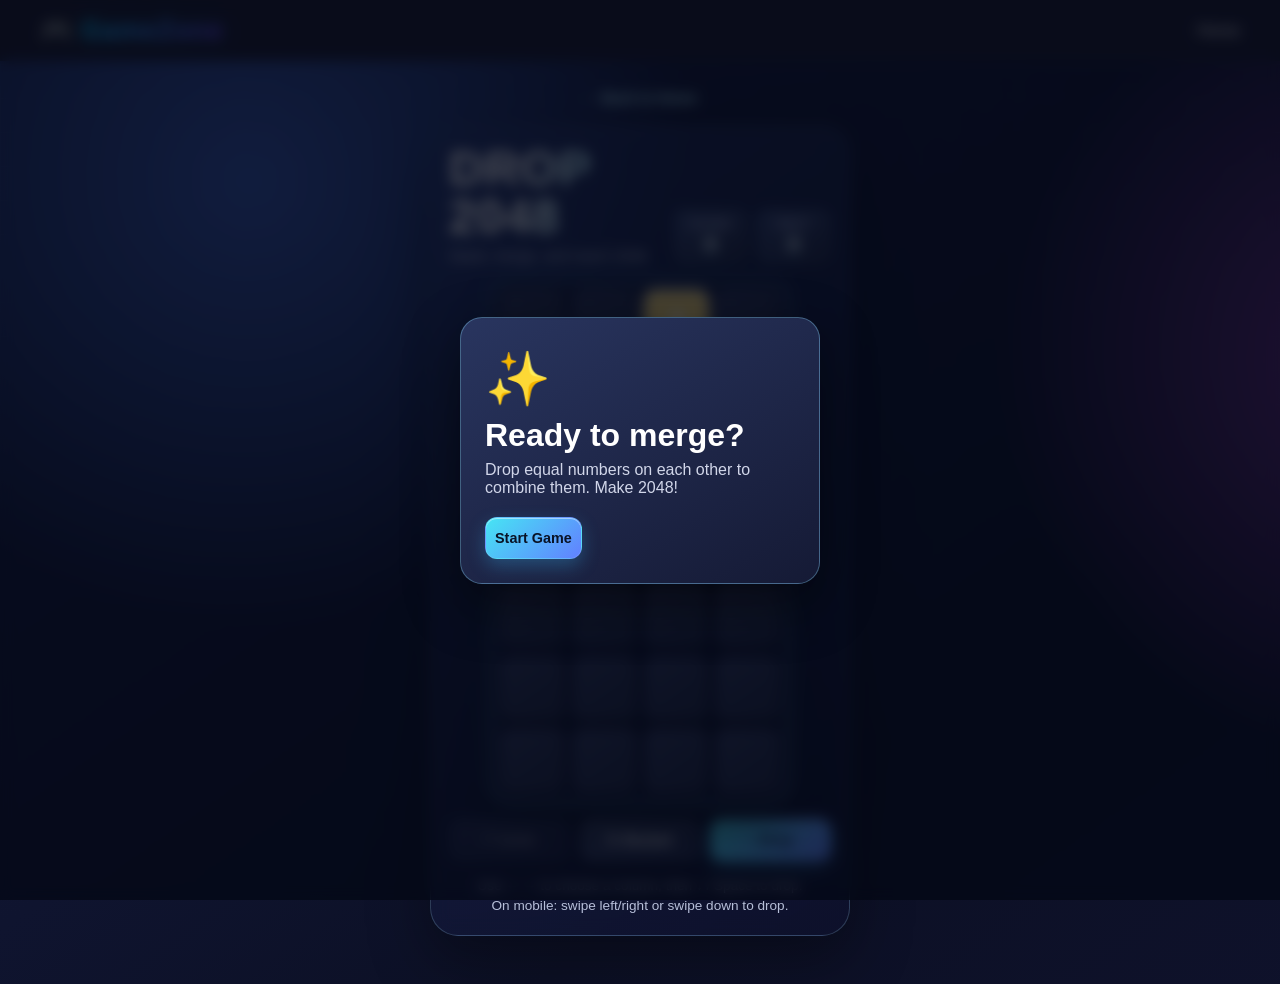
<file: games/2048.html>
<!DOCTYPE html>
<html lang="en">
<head>
    <meta charset="UTF-8">
    <meta name="viewport" content="width=device-width, initial-scale=1.0">
    <title>Drop 2048 - GameZone</title>
    <link rel="stylesheet" href="../css/style.css">
    <style>
        .game-page { min-height: calc(100vh - 64px); padding: 28px 16px 48px; text-align: center; overflow:hidden; font-family:'Trebuchet MS','Arial Rounded MT Bold',Arial,sans-serif; background: radial-gradient(circle at 15% 10%, #3655ab 0, transparent 25%), radial-gradient(circle at 84% 25%, #702c8b 0, transparent 24%), linear-gradient(145deg, #151c43 0%, #0c1025 55%, #111330 100%); background-size:130% 130%; animation:aurora 12s ease-in-out infinite alternate; }
        .game-page::before { content:""; position:fixed; inset:64px 0 0; pointer-events:none; opacity:.18; background-image:linear-gradient(rgba(137,211,255,.23) 1px, transparent 1px),linear-gradient(90deg, rgba(137,211,255,.23) 1px, transparent 1px); background-size:34px 34px; mask-image:linear-gradient(to bottom, #000, transparent 68%); }
        .back-link { position:relative; display: inline-block; color: #b8f4ff; margin-bottom: 20px; font-weight: 700; font-size:.9rem; transition:transform .2s,color .2s; }
        .back-link:hover { transform:translateX(-4px); color:#fff; }
        .game-shell { position:relative; width: min(100%, 420px); margin: auto; padding:18px; border:1px solid rgba(170,229,255,.2); border-radius:28px; background:linear-gradient(145deg,rgba(38,53,108,.54),rgba(14,17,45,.72)); box-shadow:0 24px 60px rgba(0,0,0,.35), inset 0 1px rgba(255,255,255,.1); backdrop-filter:blur(10px); animation:panel-in .55s cubic-bezier(.2,.8,.25,1) both; }
        .game-heading { display:flex; align-items:end; justify-content:space-between; text-align:left; margin-bottom:16px; }
        .game-heading h1 { font-family:Impact,'Arial Black','Trebuchet MS',sans-serif; font-size:clamp(2rem, 8vw, 3rem); line-height:1; letter-spacing:1px; background:linear-gradient(100deg,#fff 15%,#82eaff 40%,#fff 52%,#af8dff 72%,#fff 90%); background-size:220% auto; -webkit-background-clip:text; background-clip:text; color:transparent; text-shadow:none; animation:title-shine 4s linear infinite, title-float 3s ease-in-out infinite; }
        .game-heading p { color:#c8cce0; margin-top:7px; font-size:.92rem; }
        .score-row { display:flex; gap:9px; }
        .score-card { min-width:74px; padding:7px 10px; border:1px solid rgba(145,225,255,.19); border-radius:11px; background:linear-gradient(150deg,#374674,#202744); color:#aeb6d8; font-size:.66rem; font-weight:bold; letter-spacing:.08em; text-align:center; box-shadow:inset 0 1px rgba(255,255,255,.12),0 5px 12px rgba(0,0,0,.12); }
        .score-card span { display:block; color:#fff; font-family:Impact,'Arial Black',sans-serif; font-size:1.3rem; letter-spacing:.5px; margin-top:2px; text-shadow:0 2px 8px rgba(88,215,255,.4); animation:score-glow 2.4s ease-in-out infinite; }
        #game-board { position:relative; aspect-ratio:4/7; width:min(100%, 300px); margin-inline:auto; display:grid; grid-template-columns:repeat(4, 1fr); grid-template-rows:repeat(7, 1fr); gap:7px; padding:8px; border:2px solid rgba(158,232,255,.38); border-radius:22px; background:linear-gradient(145deg,#151b3c,#0d1129); box-shadow:0 22px 44px rgba(0,0,0,.4), 0 0 30px rgba(64,188,255,.12), inset 0 0 25px rgba(81,144,255,.15); touch-action:none; user-select:none; overflow:hidden; }
        .tile { display:flex; align-items:center; justify-content:center; border-radius:12px; background:linear-gradient(145deg,#30385d,#202743); color:#fff; font-size:clamp(1.2rem, 7vw, 2rem); font-weight:800; box-shadow:inset 0 2px rgba(255,255,255,.08),inset 0 -4px rgba(0,0,0,.17),0 3px 5px rgba(0,0,0,.14); }
        .falling-tile { position:absolute; z-index:2; display:flex; align-items:center; justify-content:center; border-radius:12px; color:#fff; font-size:clamp(1.2rem, 7vw, 2rem); font-weight:800; box-shadow:inset 0 2px rgba(255,255,255,.34),inset 0 -4px rgba(0,0,0,.18),0 0 18px rgba(255,255,255,.18); outline:2px solid rgba(255,255,255,.68); outline-offset:-2px; transition:transform .42s cubic-bezier(.22,.8,.3,1); will-change:transform; }
        .tile.just-merged { animation: pop .23s ease-out; }
        .board-shake { animation:shake .3s ease-in-out; }
        @keyframes fall-in { from { transform:translateY(-110%); opacity:0; } to { transform:translateY(0); opacity:1; } }
        @keyframes pop { 50% { transform:scale(1.14); filter:brightness(1.25); } }
        @keyframes shake { 20%,60% { transform:translateX(-7px); } 40%,80% { transform:translateX(7px); } }
        @keyframes aurora { from { background-position:0% 20%; } to { background-position:100% 80%; } }
        @keyframes panel-in { from { opacity:0; transform:translateY(18px) scale(.97); } to { opacity:1; transform:none; } }
        @keyframes title-shine { to { background-position:220% center; } }
        @keyframes title-float { 50% { transform:translateY(-3px); } }
        @keyframes score-glow { 50% { text-shadow:0 0 13px rgba(109,231,255,.9); } }
        .controls { display:flex; gap:10px; margin-top:14px; }
        .game-btn { flex:1; border:1px solid rgba(180,226,255,.14); border-radius:12px; padding:12px 9px; font:700 .9rem 'Segoe UI',Arial,sans-serif; cursor:pointer; color:#fff; background:linear-gradient(145deg,#394367,#242b4d); box-shadow:inset 0 1px rgba(255,255,255,.12),0 5px 12px rgba(0,0,0,.16); transition:transform .15s,filter .15s; }
        .game-btn:hover { transform:translateY(-2px); filter:brightness(1.15); }
        .game-btn:active { transform:translateY(1px); }
        .game-btn.primary { background:linear-gradient(135deg,#46e5f4,#6280ff); color:#091326; box-shadow:0 7px 18px rgba(59,192,255,.27),inset 0 1px rgba(255,255,255,.45); }
        .game-btn:disabled { opacity:.45; cursor:not-allowed; transform:none; }
        #instructions { color:#b7bfd9; font-size:.85rem; line-height:1.5; margin:15px auto 0; max-width:340px; }
        .modal { position:fixed; inset:0; z-index:10; display:flex; align-items:center; justify-content:center; padding:20px; background:rgba(4,7,20,.72); backdrop-filter:blur(7px); }
        .modal[hidden] { display:none; }
        .modal-card { width:min(100%,360px); padding:30px 24px 24px; border:1px solid rgba(142,220,255,.35); border-radius:22px; background:linear-gradient(150deg,#29355f,#151a35); box-shadow:0 20px 55px rgba(0,0,0,.45); }
        .modal-icon { font-size:3.3rem; }
        .modal h2 { margin:7px 0; font-size:2rem; }
        .modal p { color:#d1d6e9; margin-bottom:20px; }
        .modal-actions { display:flex; gap:10px; }
        @media (max-width:600px) { .main-header { padding:14px 20px; } .nav-links { display:none; } .game-page { padding-top:22px; } .game-shell { padding:14px; border-radius:22px; } }
        @media (max-height:720px) { .main-header { padding:8px 20px; } .game-page { padding:10px 16px 16px; } .back-link { margin-bottom:8px; } .game-heading { margin-bottom:8px; } .game-heading p { display:none; } #game-board { width:min(100%, 235px); } .controls { margin-top:8px; } .game-btn { padding:9px 7px; } #instructions { margin-top:8px; font-size:.76rem; } }
        @media (prefers-reduced-motion:reduce) { .game-page, .game-shell, .game-heading h1, .score-card span { animation:none; } }
    </style>
</head>
<body>
    <header class="main-header"><div class="logo">🎮 <span>GameZone</span></div><nav class="nav-links"><ul><li><a href="../index.html">Home</a></li></ul></nav></header>
    <main class="game-page">
        <a href="../index.html" class="back-link">← Back to Home</a>
        <section class="game-shell" aria-label="Drop 2048 game">
            <div class="game-heading"><div><h1>DROP 2048</h1><p>Stack, merge, and reach 2048.</p></div><div class="score-row"><div class="score-card">SCORE<span id="score">0</span></div><div class="score-card">BEST<span id="best-score">0</span></div></div></div>
            <div id="game-board" role="application" aria-label="Game board"></div>
            <div class="controls"><button class="game-btn" id="undo-btn" disabled>↶ Undo</button><button class="game-btn" id="restart-btn">↻ Restart</button><button class="game-btn primary" id="drop-btn">↓ Drop</button></div>
            <p id="instructions">Use ← → to choose a column, then ↓ / Space to drop. On mobile: swipe left/right or swipe down to drop.</p>
        </section>
    </main>
    <div class="modal" id="start-modal"><div class="modal-card"><div class="modal-icon">✨</div><h2>Ready to merge?</h2><p>Drop equal numbers on each other to combine them. Make 2048!</p><button class="game-btn primary" id="start-btn">Start Game</button></div></div>
    <div class="modal" id="status-modal" hidden><div class="modal-card"><div class="modal-icon" id="status-icon">🏆</div><h2 id="status-title">You win!</h2><p id="status-message"></p><div class="modal-actions"><button class="game-btn" id="modal-secondary">Continue</button><button class="game-btn primary" id="modal-restart">Play again</button></div></div></div>
    <script src="../js/game2048.js"></script>
</body>
</html>
</file>
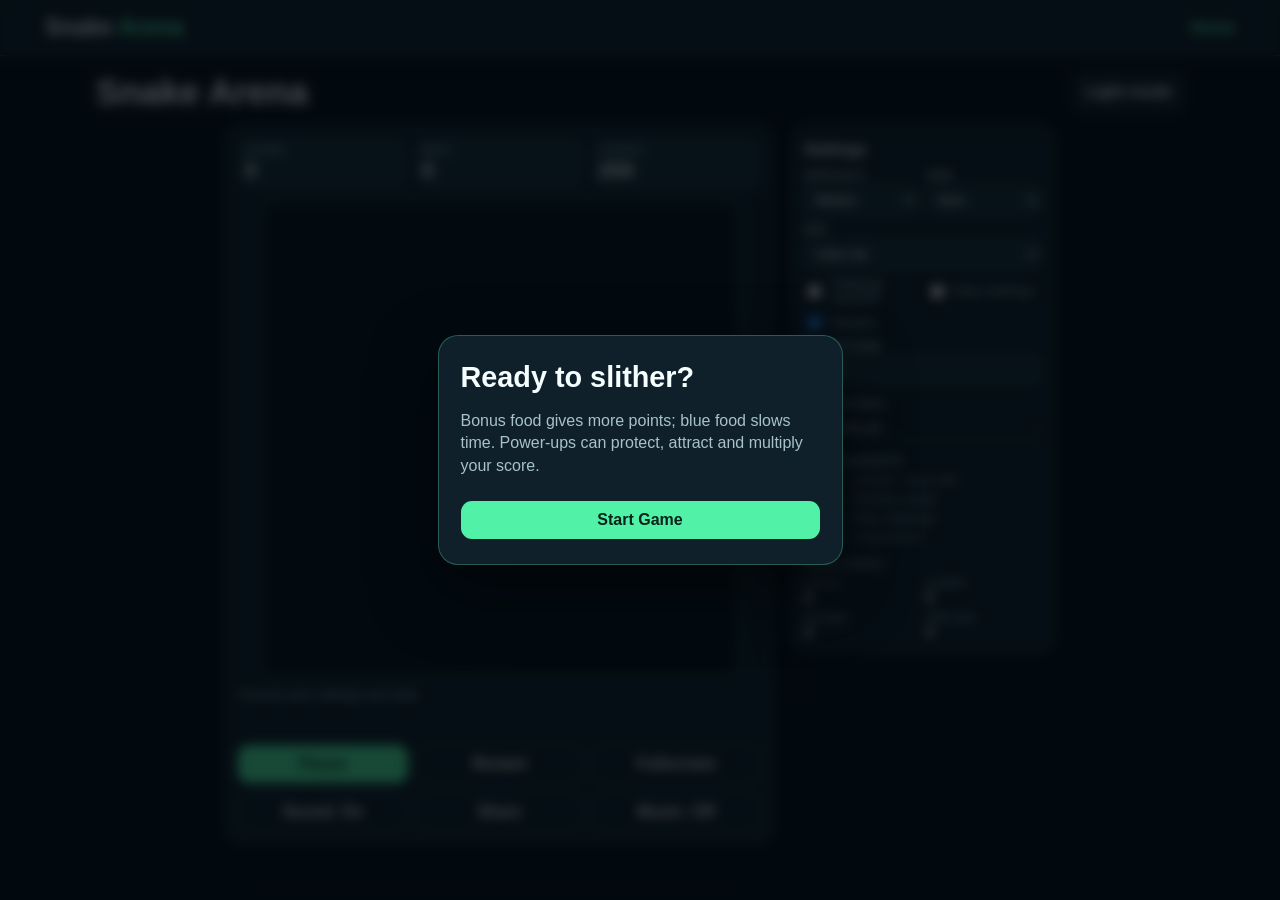
<file: games/game2.html>
<!DOCTYPE html>
<html lang="en">
<head>
  <meta charset="UTF-8">
  <meta name="viewport" content="width=device-width, initial-scale=1.0">
  <title>Snake Arena</title>
  <style>
    :root{--bg:#071018;--panel:#10202b;--panel2:#18303c;--text:#f5ffff;--muted:#a7c2c9;--accent:#51f2a7;--line:rgba(100,255,194,.27);--danger:#ff8585}*{box-sizing:border-box}body{margin:0;min-height:100vh;font-family:Arial,sans-serif;background:var(--bg);color:var(--text);transition:.3s}body.light{--bg:#e9f5f4;--panel:#fff;--panel2:#dcefee;--text:#10202b;--muted:#4f6670;--accent:#12a965;--line:rgba(18,169,101,.28);--danger:#d54949}button,select,input{font:inherit}button{cursor:pointer}.main-header{display:flex;justify-content:space-between;align-items:center;padding:14px clamp(16px,5vw,45px);border-bottom:1px solid var(--line);background:var(--panel)}.logo{font-size:23px;font-weight:800}.logo span,.home-link{color:var(--accent)}a{text-decoration:none;color:inherit}.home-link{font-weight:bold}.game-page{width:min(100%,1120px);margin:auto;padding:16px}.topbar{display:flex;justify-content:space-between;align-items:center;gap:10px;margin-bottom:12px}h1{margin:0;font-size:clamp(1.5rem,5vw,2.2rem)}.icon-btn,.action-btn{border:1px solid var(--line);border-radius:11px;background:var(--panel);color:var(--text);padding:9px 11px;font-weight:bold}.primary{background:var(--accent);color:#082319;border-color:transparent}.game-layout{display:grid;grid-template-columns:minmax(0,1fr) 265px;gap:16px;align-items:start;max-width:830px;margin:auto}.board-panel,.side-panel{border:1px solid var(--line);border-radius:18px;background:var(--panel);box-shadow:0 15px 40px #0002}.board-panel{padding:12px}.side-panel{padding:13px;text-align:left}.scores{display:grid;grid-template-columns:repeat(3,1fr);gap:8px;margin-bottom:10px}.score-card{padding:7px;border-radius:10px;background:var(--panel2);font-size:.62rem;color:var(--muted);font-weight:bold;letter-spacing:.08em}.score-card span{display:block;font-size:1.3rem;color:var(--text);margin-top:3px;letter-spacing:0}.best-pop{animation:pop .45s}@keyframes pop{50%{transform:scale(1.15);color:var(--accent)}}#snake-canvas{display:block;width:min(100%,480px,calc(100vh - 225px));aspect-ratio:1;height:auto;margin:auto;border:2px solid var(--line);border-radius:14px;background:#07131c;touch-action:none}.status{min-height:20px;margin:8px 0 0;font-size:.83rem;color:var(--muted)}.power-status{color:var(--accent)}.button-row{display:grid;grid-template-columns:repeat(3,1fr);gap:7px;margin-top:10px}.side-panel h2{margin:3px 0 10px;font-size:1rem}.side-panel h3{margin:14px 0 6px;color:var(--muted);font-size:.7rem;letter-spacing:.08em}.settings{display:grid;grid-template-columns:1fr 1fr;gap:8px}.control{display:grid;gap:4px;font-size:.67rem;color:var(--muted);font-weight:bold}.control.wide{grid-column:1/-1}.check{display:flex;gap:6px;align-items:center;font-size:.75rem;color:var(--muted)}select,input[type=text]{width:100%;border:1px solid var(--line);border-radius:8px;padding:7px;background:var(--panel2);color:var(--text)}.leaderboard,.achievement-list{list-style:none;margin:0;padding:0}.leaderboard li{display:flex;gap:5px;padding:5px 1px;border-bottom:1px solid var(--line);font-size:.78rem}.leaderboard li span{flex:1}.achievement-list{display:grid;gap:5px}.achievement-list li{font-size:.74rem;color:var(--muted)}.achievement-list li.done{color:var(--accent)}.stat-grid{display:grid;grid-template-columns:repeat(2,1fr);gap:6px;font-size:.72rem;color:var(--muted)}.stat-grid strong{display:block;color:var(--text);font-size:.95rem}.mobile-controls{display:none;width:185px;margin:12px auto 0;grid-template-columns:repeat(3,1fr);gap:6px}.mobile-controls button{aspect-ratio:1;border:1px solid var(--line);border-radius:10px;background:var(--panel2);color:var(--text)}.mobile-controls .up{grid-column:2}.mobile-controls .down{grid-column:2}.modal{position:fixed;inset:0;z-index:10;display:flex;align-items:center;justify-content:center;padding:18px;background:#02080cb8;backdrop-filter:blur(6px);animation:fade .25s}.modal[hidden]{display:none}.modal-card{width:min(92vw,405px);padding:25px 22px;border:1px solid var(--line);border-radius:20px;background:var(--panel);box-shadow:0 25px 65px #0008;animation:rise .3s}.modal-card h2{margin:0 0 8px;font-size:1.8rem}.modal-card p{color:var(--muted);line-height:1.4}.modal-card .action-btn{width:100%;margin-top:8px}@keyframes fade{from{opacity:0}}@keyframes rise{from{transform:translateY(18px) scale(.96)}}.countdown{font-size:4.5rem;color:var(--accent);font-weight:bold;text-align:center}.hidden{display:none}@media(max-width:730px){.game-page{padding:10px}.game-layout{grid-template-columns:1fr;max-width:520px}.side-panel{display:grid;grid-template-columns:1fr 1fr;gap:0 13px}.side-panel h2,.settings{grid-column:1/-1}.mobile-controls{display:grid}}@media(max-height:680px){.main-header{padding:9px 16px}.game-page{padding-top:7px}.topbar{margin-bottom:6px}.board-panel{padding:7px}.side-panel h3{margin-top:8px}}
  </style>
</head>
<body>
  <header class="main-header"><div class="logo">Snake <span>Arena</span></div><a class="home-link" href="../2048 game/index.html">Home</a></header>
  <main class="game-page">
    <div class="topbar"><h1>Snake Arena</h1><button id="theme-btn" class="icon-btn" type="button">Light mode</button></div>
    <div class="game-layout"><section class="board-panel">
      <div class="scores"><div class="score-card">SCORE<span id="score">0</span></div><div class="score-card">BEST<span id="best-score">0</span></div><div class="score-card">TARGET<span id="daily-target">250</span></div></div>
      <canvas id="snake-canvas" width="480" height="480" aria-label="Snake game"></canvas><p id="game-status" class="status">Choose your settings and start.</p><p id="power-status" class="status power-status"></p>
      <div class="button-row"><button id="pause-btn" class="action-btn primary" disabled>Pause</button><button id="restart-btn" class="action-btn">Restart</button><button id="fullscreen-btn" class="action-btn">Fullscreen</button></div><div class="button-row"><button id="sound-btn" class="action-btn">Sound: On</button><button id="share-btn" class="action-btn">Share</button><button id="music-btn" class="action-btn">Music: Off</button></div>
      <div class="mobile-controls"><button class="up" data-direction="UP">Up</button><button data-direction="LEFT">Left</button><button class="down" data-direction="DOWN">Down</button><button data-direction="RIGHT">Right</button></div>
    </section><aside class="side-panel"><h2>Settings</h2><div class="settings">
      <label class="control">DIFFICULTY<select id="difficulty"><option value="easy">Easy</option><option value="medium" selected>Medium</option><option value="hard">Hard</option></select></label><label class="control">SKIN<select id="skin"><option value="neon">Neon</option><option value="classic">Classic</option><option value="rainbow">Rainbow</option></select></label>
      <label class="control wide">MAP<select id="map"><option value="cyber">Cyber city</option><option value="forest">Forest</option><option value="space">Space</option><option value="desert">Desert</option></select></label><label class="check"><input id="obstacles" type="checkbox"> Challenge obstacles</label><label class="check"><input id="daily" type="checkbox"> Daily challenge</label><label class="check"><input id="vibration" type="checkbox" checked> Vibration</label>
      <label class="control wide">PLAYER NAME<input id="player-name" type="text" maxlength="12" value="Player"></label></div>
      <div><h3>TOP SCORES</h3><ol id="leaderboard" class="leaderboard"></ol></div><div><h3>ACHIEVEMENTS</h3><ul id="achievement-list" class="achievement-list"></ul></div><div><h3>YOUR STATS</h3><div class="stat-grid"><div>Games<strong id="stat-games">0</strong></div><div>Longest<strong id="stat-longest">0</strong></div><div>Average<strong id="stat-average">0</strong></div><div>Daily best<strong id="stat-daily">0</strong></div></div></div>
    </aside></div>
  </main>
  <div id="start-modal" class="modal"><div class="modal-card"><h2>Ready to slither?</h2><p>Bonus food gives more points; blue food slows time. Power-ups can protect, attract and multiply your score.</p><button id="start-btn" class="action-btn primary">Start Game</button></div></div>
  <div id="countdown-modal" class="modal" hidden><div class="modal-card"><div id="countdown-number" class="countdown">3</div><p>Get ready!</p></div></div>
  <div id="game-over-modal" class="modal" hidden><div class="modal-card"><h2>Game Over</h2><p>Your score: <strong id="final-score">0</strong></p><p id="game-over-note"></p><button id="modal-restart-btn" class="action-btn primary">Play Again</button></div></div>
  <script src="../js/snake.js"></script>
</body>
</html>
</file>
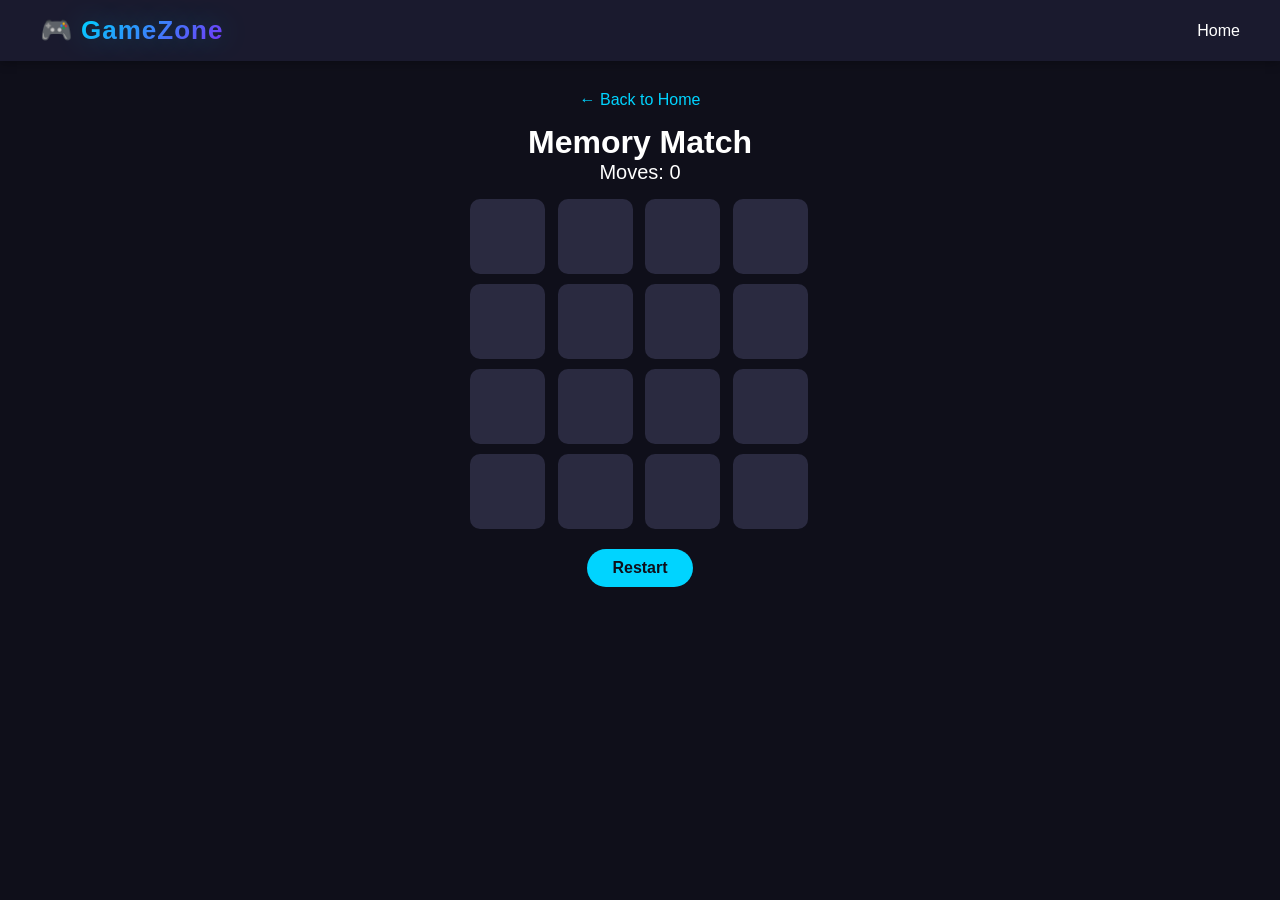
<file: games/game3.html>
<!DOCTYPE html>
<html lang="en">
<head>
    <meta charset="UTF-8">
    <meta name="viewport" content="width=device-width, initial-scale=1.0">
    <title>Memory Match - GameZone</title>
    <link rel="stylesheet" href="../css/style.css">
    <style>
        .game-page {
            text-align: center;
            padding: 30px 20px;
        }
        .back-link {
            display: inline-block;
            margin-bottom: 15px;
            color: #00d4ff;
        }
        #score-board {
            font-size: 20px;
            margin-bottom: 15px;
        }
        #memory-board {
            width: 340px;
            display: grid;
            grid-template-columns: repeat(4, 1fr);
            gap: 10px;
            margin: 0 auto;
        }
        .memory-card {
            width: 75px;
            height: 75px;
            background-color: #2a2a40;
            border-radius: 10px;
            display: flex;
            align-items: center;
            justify-content: center;
            font-size: 32px;
            cursor: pointer;
            transition: background-color 0.2s;
        }
        .memory-card.flipped {
            background-color: #00d4ff;
        }
        .memory-card.matched {
            background-color: #55efc4;
            cursor: default;
        }
        #restart-btn {
            margin-top: 20px;
            background-color: #00d4ff;
            color: #0f0f1a;
            border: none;
            padding: 10px 25px;
            border-radius: 20px;
            font-weight: bold;
            cursor: pointer;
            font-size: 16px;
        }
    </style>
</head>
<body>
    <header class="main-header">
        <div class="logo">
            🎮 <span>GameZone</span>
        </div>
        <nav class="nav-links">
            <ul>
                <li><a href="../index.html">Home</a></li>
            </ul>
        </nav>
    </header>

    <div class="game-page">
        <a href="../index.html" class="back-link">← Back to Home</a>
        <h1>Memory Match</h1>
        <div id="score-board">Moves: <span id="score">0</span></div>
        <div id="memory-board"></div>
        <button id="restart-btn">Restart</button>
    </div>

    <script src="../js/memory.js"></script>
</body>
</html>
</file>
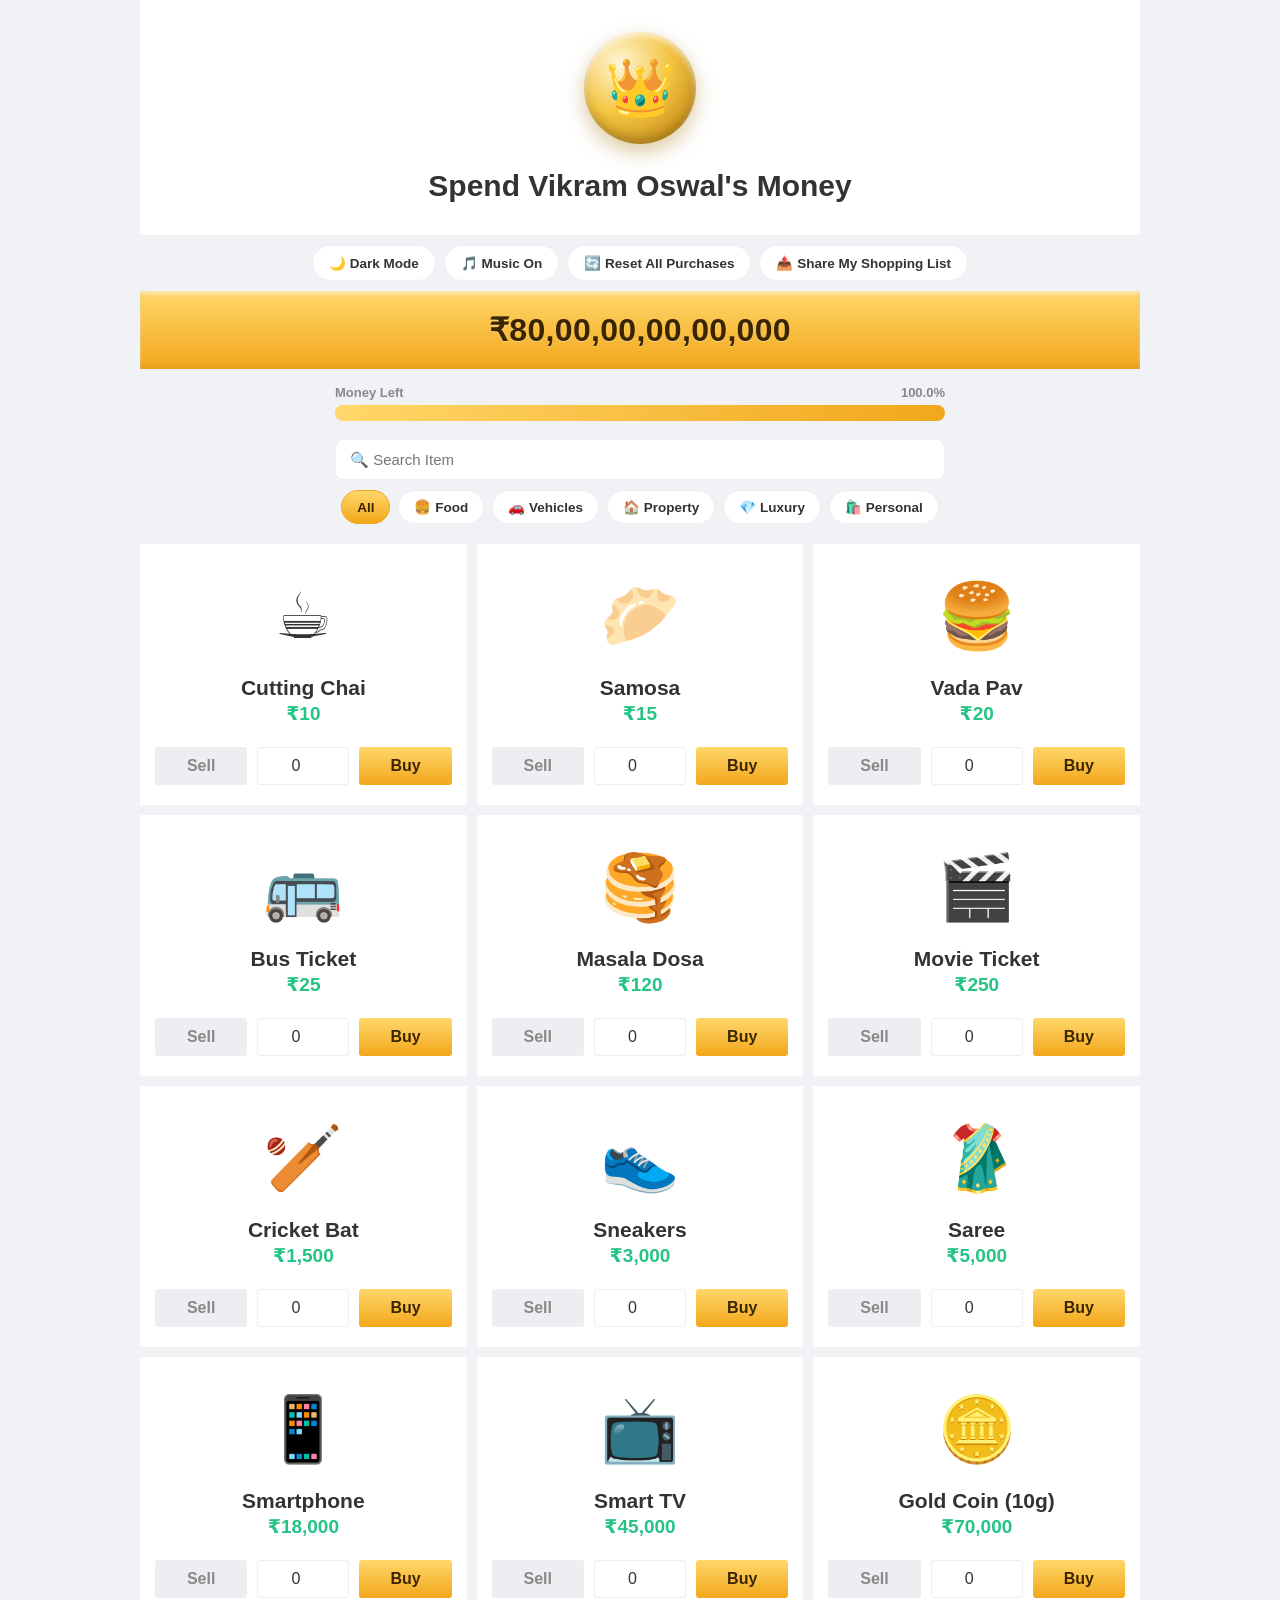
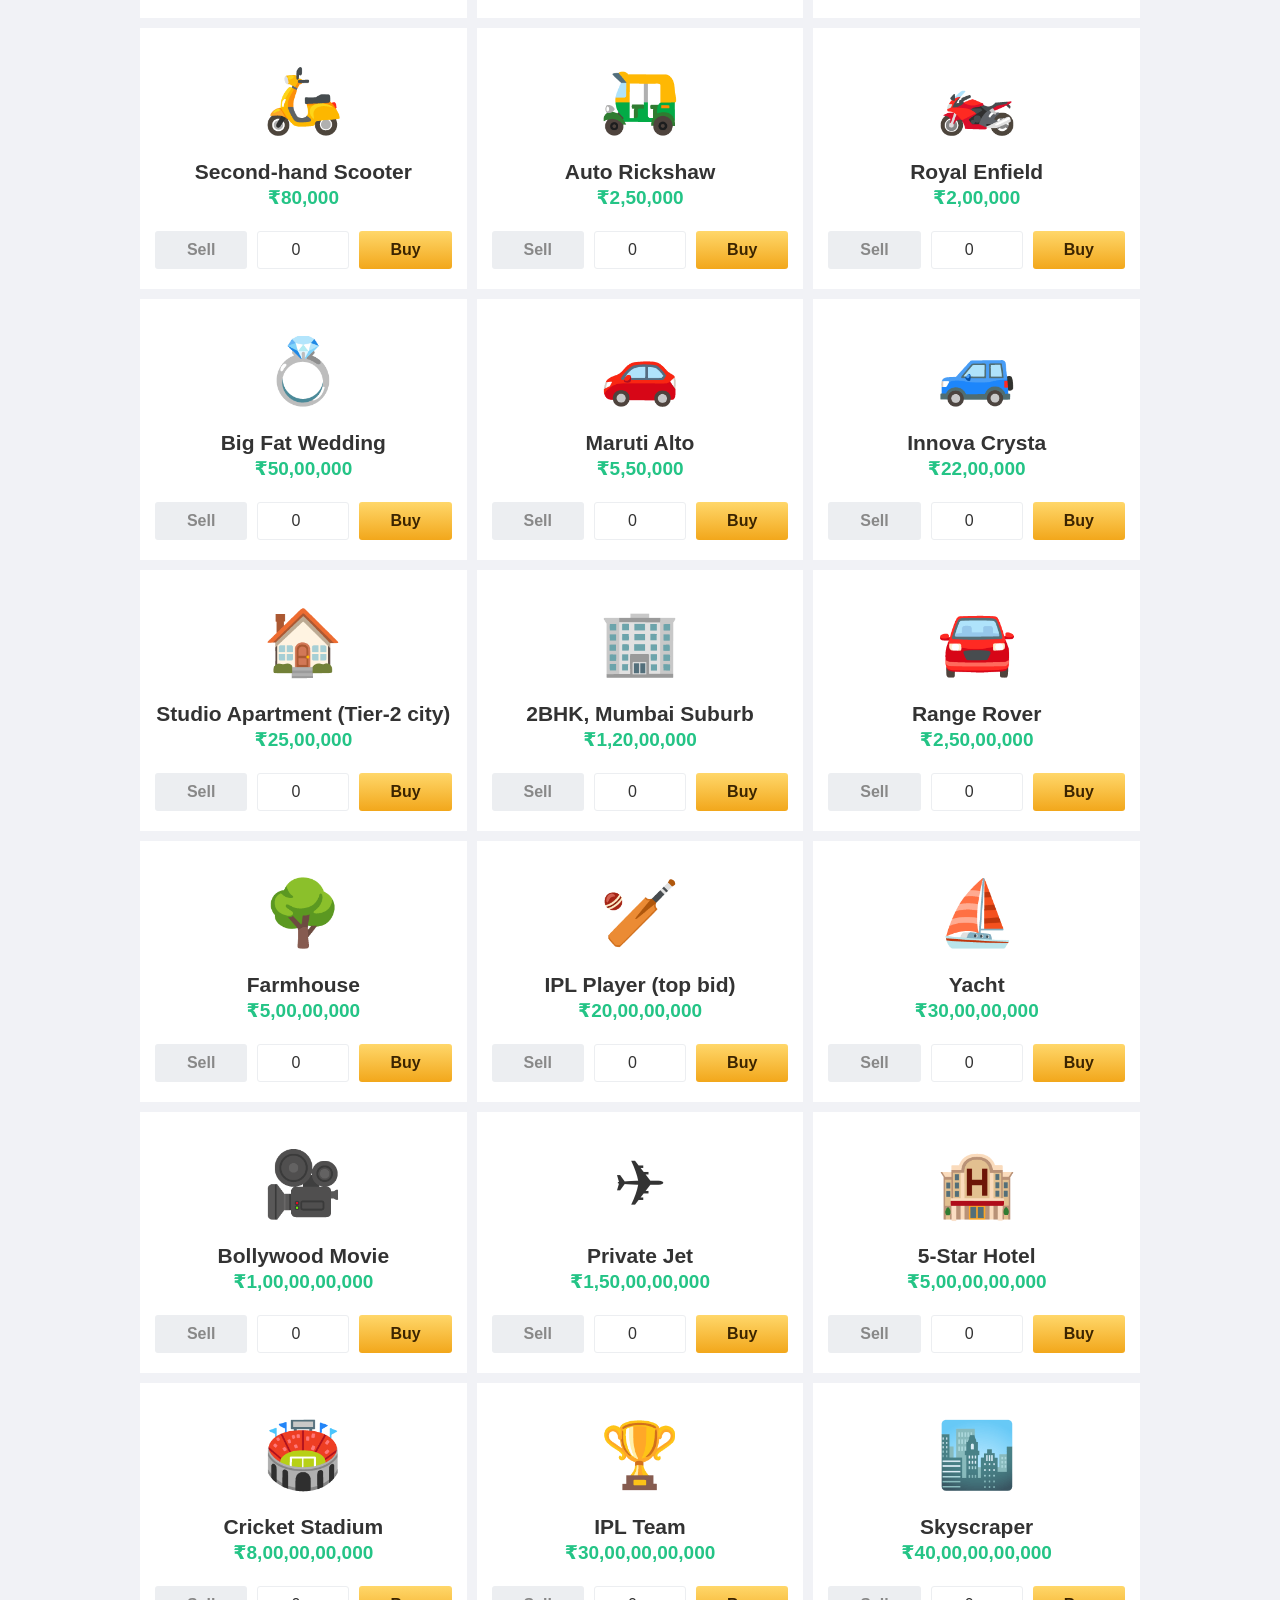
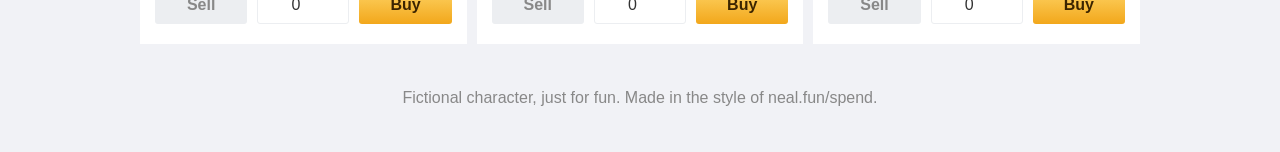
<file: games/game5.html>
<!doctype html>
<html lang="en">
<head>
<meta charset="utf-8">
<meta name="viewport" content="width=device-width,initial-scale=1">
<title>Spend Vikram Oswal's Money</title>
<style>
  :root{
    --bg: #f1f2f6;
    --card-bg: #ffffff;
    --text: #333333;
    --muted: #888888;
    --border: #eceef1;
    --title-bg: #ffffff;
  }
  body.dark{
    --bg: #14161a;
    --card-bg: #1e2126;
    --text: #f0f0f0;
    --muted: #9aa0a6;
    --border: #2a2e35;
    --title-bg: #1e2126;
  }

  html{ font-size:16px; -webkit-text-size-adjust:100%; box-sizing:border-box;
        font-family:Roboto,sans-serif,system-ui,-apple-system,"Segoe UI",Ubuntu,Cantarell,"Noto Sans"; }
  *,*:before,*:after{ box-sizing:border-box; margin:0; }
  body{ background:var(--bg); color:var(--text); transition: background 0.25s ease, color 0.25s ease; }

  .wrapper{ background:var(--bg); }
  .container{ margin-left:auto; margin-right:auto; max-width:1000px; }

  .title{ background:var(--title-bg); color:var(--text); font-size:30px; font-weight:700; line-height:1.3em;
          margin-bottom:10px; padding:26px 20px 30px; text-align:center; transition: background 0.25s ease; }
  .logo-badge{
    display:block; width:112px; height:112px; margin:6px auto 22px;
    border-radius:50%;
    background: radial-gradient(circle at 32% 28%, #fff6d8, #f4c542 45%, #c8901a 80%, #a97314 100%);
    box-shadow: 0 8px 20px rgba(169,126,28,0.4), inset 0 -6px 10px rgba(0,0,0,0.18), inset 0 4px 6px rgba(255,255,255,0.75);
    display:flex; align-items:center; justify-content:center;
    font-size:56px; line-height:1;
  }

  /* toolbar */
  .toolbar{ display:flex; flex-wrap:wrap; justify-content:center; gap:8px; margin:0 0 10px; }
  .tool-btn{
    background:var(--card-bg); color:var(--text); border:1px solid var(--border);
    border-radius:100px; padding:9px 16px; font-size:13.5px; font-weight:600;
    cursor:pointer; display:flex; align-items:center; gap:6px; transition:transform 0.1s ease, background 0.2s ease;
  }
  .tool-btn:hover{ transform:translateY(-1px); }
  .tool-btn:active{ transform:scale(0.96); }

  .money-bar{
    background:linear-gradient(180deg,#ffd76a,#f2a71b); color:#3b2400;
    font-family:Roboto,sans-serif; font-size:32px; font-weight:700;
    margin:10px 0; padding:20px; position:sticky; text-align:center; top:0; z-index:9999;
    letter-spacing:0.01em;
    text-shadow: 0 1px 0 rgba(255,255,255,0.4);
    box-shadow: inset 0 -3px 6px rgba(0,0,0,0.08), inset 0 3px 4px rgba(255,255,255,0.5);
  }

  /* progress bar */
  .progress-wrap{ max-width:640px; margin:16px auto 6px; padding:0 15px; }
  .progress-label{ display:flex; justify-content:space-between; font-size:13px; color:var(--muted); margin-bottom:5px; font-weight:600; }
  .progress-track{ height:16px; border-radius:9px; background:var(--border); overflow:hidden; }
  .progress-fill{ height:100%; background:linear-gradient(90deg,#ffd76a,#f2a71b); width:100%; transition:width 0.3s ease; }

  /* congrats banner */
  .congrats{
    display:none; max-width:640px; margin:14px auto 0; background:#fff4d6; border:1px solid #f2a71b;
    color:#7a5200; padding:12px 16px; border-radius:8px; font-weight:700; text-align:center; font-size:15px;
  }
  body.dark .congrats{ background:#3a2e10; color:#ffd76a; border-color:#f2a71b; }

  /* search + filters */
  .search-wrap{ max-width:640px; margin:18px auto 10px; padding:0 15px; }
  #searchBox{
    width:100%; padding:11px 14px; border-radius:8px; border:1px solid var(--border);
    background:var(--card-bg); color:var(--text); font-size:15px;
  }
  .cat-filters{ display:flex; flex-wrap:wrap; justify-content:center; gap:8px; margin:0 0 20px; padding:0 15px; }
  .cat-btn{
    background:var(--card-bg); color:var(--text); border:1px solid var(--border);
    border-radius:100px; padding:8px 15px; font-size:13.5px; font-weight:600; cursor:pointer;
  }
  .cat-btn.active{ background:linear-gradient(180deg,#ffd76a,#f2a71b); color:#3b2400; border-color:#f2a71b; }

  .items{ display:grid; grid-template-columns:repeat(3,minmax(0,1fr)); grid-gap:10px; }
  .item-wrapper{ background-color:var(--card-bg); color:var(--text); font-size:18px; max-width:100%; padding:22px 15px 20px; text-align:center; width:100%; transition:background 0.25s ease; }

  @keyframes popScale{ 0%{ transform:scale(1); } 45%{ transform:scale(1.08); } 100%{ transform:scale(1); } }
  .item-wrapper.pop{ animation: popScale 0.28s ease; }

  .item-emoji{ display:block; font-size:64px; height:100px; line-height:100px; margin:0 auto 10px; user-select:none; }

  .item-name{ font-size:21px; font-weight:700; }
  .item-cost{ color:#24c486; font-size:19px; margin-top:2px; font-weight:700; }

  .item-controls{ display:grid; font-size:20px; font-weight:700; grid-template-columns:repeat(3,1fr); grid-gap:10px; margin-top:22px; }
  .item-input{ appearance:none; border:1px solid var(--border); background:var(--card-bg); border-radius:3px; color:var(--text); padding:9px 12px; width:100%; text-align:center; font-size:16px; }
  button{ border:none; border-radius:3px; color:#fff; cursor:pointer; font-weight:700; padding:10px 12px;
          touch-action:manipulation; user-select:none; font-size:16px; text-align:center; }
  .item-buy{ background:linear-gradient(180deg,#ffd76a,#f2a71b); color:#3b2400; }
  .item-sell{ background:linear-gradient(180deg,#f53b82,#f53b57); }
  button:disabled{ background:var(--border) !important; border:none; color:var(--muted); cursor:auto; }

  .no-results{ text-align:center; color:var(--muted); padding:30px; grid-column:1/-1; }

  .spree-wrapper{ font-size:18px; margin-top:10px; max-width:100%; padding:15px 15px 30px; background-color:var(--card-bg); color:var(--text); text-align:center; }
  .spree-headline{ font-size:28px; font-weight:700; padding:15px 15px 25px; background-color:var(--card-bg); color:var(--text); text-align:center; }
  .spree-items{ display:grid; margin-left:auto; margin-right:auto; max-width:340px; text-align:center;
                grid-gap:10px 0; font-size:18px; grid-template-columns:190px 45px 90px; align-items:center; }
  .spree-item-name{ text-align:left; text-overflow:ellipsis; overflow:hidden; white-space:nowrap; }
  .spree-item-amount{ text-align:left; }
  .spree-item-cost{ font-weight:700; color:#24c486; text-align:right; }
  .spree-total{ border-top:1px solid var(--border); display:flex; font-weight:700; justify-content:space-between;
                margin-left:auto; margin-right:auto; margin-top:10px; max-width:340px; padding-top:10px; }
  .spree-total-money{ color:#24c486; text-align:right; }

  .footer-wrapper{ font-family:sans-serif; font-size:16px; margin-top:15px; padding:30px 20px 45px; text-align:center; color:var(--muted); }

  @media only screen and (max-width:900px){ .items{ grid-template-columns:repeat(2,1fr); } }
  @media only screen and (max-width:600px){
    .items{ grid-template-columns:repeat(1,1fr); }
    .money-bar{ font-size:26px; }
    .spree-items{ grid-template-columns:150px 40px 80px; max-width:280px; }
    .spree-total{ max-width:280px; }
  }
</style>
</head>
<body>
<div class="wrapper">
  <div class="container">

    <div class="title">
      <span class="logo-badge">👑</span>
      Spend Vikram Oswal's Money
    </div>

    <div class="toolbar">
      <button class="tool-btn" id="themeToggle">🌙 Dark Mode</button>
      <button class="tool-btn" id="musicToggle">🎵 Music On</button>
      <button class="tool-btn" id="resetBtn">🔄 Reset All Purchases</button>
      <button class="tool-btn" id="shareBtn">📤 Share My Shopping List</button>
    </div>

    <div class="money-bar" id="moneyBar">₹0</div>

    <div class="progress-wrap">
      <div class="progress-label"><span>Money Left</span><span id="progressPct">100%</span></div>
      <div class="progress-track"><div class="progress-fill" id="progressFill"></div></div>
    </div>

    <div class="congrats" id="congrats">🎉 Congratulations! You spent Vikram Oswal's entire fortune!</div>

    <div class="search-wrap">
      <input id="searchBox" type="text" placeholder="🔍 Search Item">
    </div>
    <div class="cat-filters" id="catFilters">
      <button class="cat-btn active" data-cat="all">All</button>
      <button class="cat-btn" data-cat="food">🍔 Food</button>
      <button class="cat-btn" data-cat="vehicles">🚗 Vehicles</button>
      <button class="cat-btn" data-cat="property">🏠 Property</button>
      <button class="cat-btn" data-cat="luxury">💎 Luxury</button>
      <button class="cat-btn" data-cat="personal">🛍️ Personal</button>
    </div>

    <div class="items" id="items"></div>

    <div class="spree-wrapper" id="spree" style="display:none;">
      <div class="spree-headline">Your Spending Spree</div>
      <div class="spree-items" id="spreeItems"></div>
      <div class="spree-total">
        <div>Total Spent</div>
        <div class="spree-total-money" id="spreeTotal">₹0</div>
      </div>
    </div>

    <div class="footer-wrapper">
      Fictional character, just for fun. Made in the style of neal.fun/spend.
    </div>

  </div>
</div>

<script>
const TOTAL = 8000000000000; // ₹8,00,000 crore starting balance

const items = [
  { name:"Cutting Chai", emoji:"☕", cost:10, cat:"food" },
  { name:"Samosa", emoji:"🥟", cost:15, cat:"food" },
  { name:"Vada Pav", emoji:"🍔", cost:20, cat:"food" },
  { name:"Bus Ticket", emoji:"🚌", cost:25, cat:"vehicles" },
  { name:"Masala Dosa", emoji:"🥞", cost:120, cat:"food" },
  { name:"Movie Ticket", emoji:"🎬", cost:250, cat:"personal" },
  { name:"Cricket Bat", emoji:"🏏", cost:1500, cat:"personal" },
  { name:"Sneakers", emoji:"👟", cost:3000, cat:"personal" },
  { name:"Saree", emoji:"🥻", cost:5000, cat:"personal" },
  { name:"Smartphone", emoji:"📱", cost:18000, cat:"personal" },
  { name:"Smart TV", emoji:"📺", cost:45000, cat:"personal" },
  { name:"Gold Coin (10g)", emoji:"🪙", cost:70000, cat:"luxury" },
  { name:"Second-hand Scooter", emoji:"🛵", cost:80000, cat:"vehicles" },
  { name:"Auto Rickshaw", emoji:"🛺", cost:250000, cat:"vehicles" },
  { name:"Royal Enfield", emoji:"🏍️", cost:200000, cat:"vehicles" },
  { name:"Big Fat Wedding", emoji:"💍", cost:5000000, cat:"luxury" },
  { name:"Maruti Alto", emoji:"🚗", cost:550000, cat:"vehicles" },
  { name:"Innova Crysta", emoji:"🚙", cost:2200000, cat:"vehicles" },
  { name:"Studio Apartment (Tier-2 city)", emoji:"🏠", cost:2500000, cat:"property" },
  { name:"2BHK, Mumbai Suburb", emoji:"🏢", cost:12000000, cat:"property" },
  { name:"Range Rover", emoji:"🚘", cost:25000000, cat:"vehicles" },
  { name:"Farmhouse", emoji:"🌳", cost:50000000, cat:"property" },
  { name:"IPL Player (top bid)", emoji:"🏏", cost:200000000, cat:"luxury" },
  { name:"Yacht", emoji:"⛵", cost:300000000, cat:"vehicles" },
  { name:"Bollywood Movie", emoji:"🎥", cost:1000000000, cat:"luxury" },
  { name:"Private Jet", emoji:"✈️", cost:1500000000, cat:"vehicles" },
  { name:"5-Star Hotel", emoji:"🏨", cost:5000000000, cat:"property" },
  { name:"Cricket Stadium", emoji:"🏟️", cost:8000000000, cat:"property" },
  { name:"IPL Team", emoji:"🏆", cost:30000000000, cat:"luxury" },
  { name:"Skyscraper", emoji:"🏙️", cost:40000000000, cat:"property" },
];

items.forEach((it,i) => { it.id = i; it.qty = 0; });

let currentSearch = "";
let currentCat = "all";
let justBoughtId = null;

function fmt(num){
  return "₹" + Math.round(num).toLocaleString("en-IN");
}
function spent(){
  return items.reduce((s,it) => s + it.qty*it.cost, 0);
}

/* ---------- audio (Web Audio API, no external files) ---------- */
let audioCtx;
function actx(){
  if(!audioCtx) audioCtx = new (window.AudioContext || window.webkitAudioContext)();
  if(audioCtx.state === "suspended") audioCtx.resume();
  return audioCtx;
}
function beep(freq, start, dur, type, vol){
  const c = actx();
  const osc = c.createOscillator();
  const gain = c.createGain();
  osc.type = type;
  osc.frequency.setValueAtTime(freq, c.currentTime + start);
  gain.gain.setValueAtTime(0, c.currentTime + start);
  gain.gain.linearRampToValueAtTime(vol, c.currentTime + start + 0.01);
  gain.gain.exponentialRampToValueAtTime(0.001, c.currentTime + start + dur);
  osc.connect(gain); gain.connect(c.destination);
  osc.start(c.currentTime + start);
  osc.stop(c.currentTime + start + dur + 0.03);
}
function playCash(){ beep(880,0,0.09,"square",0.12); beep(1320,0.08,0.12,"square",0.12); }
function playCoin(){ beep(1568,0,0.08,"triangle",0.15); beep(1046,0.06,0.1,"triangle",0.1); }

let musicOn = false, musicTimer = null;
const musicBtn = document.getElementById("musicToggle");
const chordNotes = [261.63, 329.63, 392.0, 523.25, 392.0, 329.63];
function scheduleMusic(){
  if(!musicOn) return;
  const note = chordNotes[Math.floor(Math.random()*chordNotes.length)];
  beep(note, 0, 1.4, "sine", 0.025);
  musicTimer = setTimeout(scheduleMusic, 1500);
}
musicBtn.addEventListener("click", () => {
  musicOn = !musicOn;
  musicBtn.textContent = musicOn ? "🔇 Music Off" : "🎵 Music On";
  if(musicOn){ actx(); scheduleMusic(); } else { clearTimeout(musicTimer); }
});

/* ---------- dark mode ---------- */
const themeToggle = document.getElementById("themeToggle");
themeToggle.addEventListener("click", () => {
  document.body.classList.toggle("dark");
  const dark = document.body.classList.contains("dark");
  themeToggle.textContent = dark ? "☀️ Light Mode" : "🌙 Dark Mode";
});

/* ---------- reset ---------- */
document.getElementById("resetBtn").addEventListener("click", () => {
  items.forEach(it => it.qty = 0);
  render();
});

/* ---------- share ---------- */
document.getElementById("shareBtn").addEventListener("click", () => {
  const bought = items.filter(it => it.qty > 0);
  let text = "My Vikram Oswal Spending Spree 💸\n\n";
  if(bought.length === 0){
    text += "Haven't bought anything yet!";
  } else {
    bought.forEach(it => { text += `${it.emoji} ${it.name} x${it.qty} — ${fmt(it.qty*it.cost)}\n`; });
    text += `\nTotal Spent: ${fmt(spent())}`;
  }
  if(navigator.share){
    navigator.share({ title: "My Shopping List", text }).catch(()=>{});
  } else if(navigator.clipboard){
    navigator.clipboard.writeText(text).then(() => alert("Shopping list copied to clipboard!"));
  } else {
    alert(text);
  }
});

/* ---------- search + category filter ---------- */
document.getElementById("searchBox").addEventListener("input", e => {
  currentSearch = e.target.value.toLowerCase();
  renderGrid();
});
document.getElementById("catFilters").addEventListener("click", e => {
  const btn = e.target.closest(".cat-btn");
  if(!btn) return;
  currentCat = btn.dataset.cat;
  document.querySelectorAll(".cat-btn").forEach(b => b.classList.remove("active"));
  btn.classList.add("active");
  renderGrid();
});

/* ---------- main render ---------- */
const moneyBar = document.getElementById("moneyBar");
const itemsEl = document.getElementById("items");
const spreeEl = document.getElementById("spree");
const spreeItemsEl = document.getElementById("spreeItems");
const spreeTotalEl = document.getElementById("spreeTotal");
const progressFill = document.getElementById("progressFill");
const progressPct = document.getElementById("progressPct");
const congratsEl = document.getElementById("congrats");

function renderGrid(){
  const remaining = TOTAL - spent();
  const filtered = items.filter(it =>
    (currentCat === "all" || it.cat === currentCat) &&
    it.name.toLowerCase().includes(currentSearch)
  );

  itemsEl.innerHTML = "";
  if(filtered.length === 0){
    itemsEl.innerHTML = `<div class="no-results">No items match your search 🔍</div>`;
    return;
  }

  filtered.forEach(it => {
    const canBuy = remaining >= it.cost;
    const canSell = it.qty > 0;
    const wrap = document.createElement("div");
    wrap.className = "item-wrapper" + (it.id === justBoughtId ? " pop" : "");
    wrap.innerHTML = `
      <span class="item-emoji">${it.emoji}</span>
      <div class="item-name">${it.name}</div>
      <div class="item-cost">${fmt(it.cost)}</div>
      <div class="item-controls">
        <button class="item-sell" ${canSell ? "" : "disabled"} data-id="${it.id}" data-action="sell">Sell</button>
        <input class="item-input" type="number" pattern="\\d*" value="${it.qty}" data-id="${it.id}">
        <button class="item-buy" ${canBuy ? "" : "disabled"} data-id="${it.id}" data-action="buy">Buy</button>
      </div>
    `;
    itemsEl.appendChild(wrap);
  });
  justBoughtId = null;
}

function render(){
  const s = spent();
  const remaining = TOTAL - s;
  moneyBar.textContent = fmt(remaining);

  const pctLeft = Math.max(0, (remaining / TOTAL) * 100);
  progressFill.style.width = pctLeft + "%";
  progressPct.textContent = pctLeft.toFixed(1) + "%";

  congratsEl.style.display = remaining < 10 ? "block" : "none";

  renderGrid();

  const bought = items.filter(it => it.qty > 0);
  if(bought.length){
    spreeEl.style.display = "";
    spreeItemsEl.innerHTML = "";
    bought.forEach(it => {
      spreeItemsEl.innerHTML += `
        <div class="spree-item-name">${it.emoji} ${it.name}</div>
        <div class="spree-item-amount">x${it.qty}</div>
        <div class="spree-item-cost">${fmt(it.qty*it.cost)}</div>
      `;
    });
    spreeTotalEl.textContent = fmt(s);
  } else {
    spreeEl.style.display = "none";
  }
}

itemsEl.addEventListener("click", e => {
  const btn = e.target.closest("button");
  if(!btn) return;
  const it = items[+btn.dataset.id];
  const remaining = TOTAL - spent();
  if(btn.dataset.action === "buy" && remaining >= it.cost){
    it.qty++;
    justBoughtId = it.id;
    playCash();
  } else if(btn.dataset.action === "sell" && it.qty > 0){
    it.qty--;
    playCoin();
  }
  render();
});

itemsEl.addEventListener("change", e => {
  const input = e.target.closest(".item-input");
  if(!input) return;
  const it = items[+input.dataset.id];
  let val = Math.max(0, Math.floor(Number(input.value) || 0));
  const otherSpent = spent() - it.qty*it.cost;
  const maxAffordable = Math.floor((TOTAL - otherSpent) / it.cost);
  it.qty = Math.min(val, maxAffordable);
  render();
});

render();
</script>
</body>
</html>
</file>
<file: css/style.css>
/* Reset */
* {
    margin: 0;
    padding: 0;
    box-sizing: border-box;
}

body {
    font-family: 'Poppins', 'Segoe UI', Arial, sans-serif;
    background-color: #0f0f1a;
    color: #ffffff;
}

a {
    text-decoration: none;
    color: inherit;
}

ul {
    list-style: none;
}
/* Header */
.main-header {
    display: flex;
    align-items: center;
    justify-content: space-between;
    padding: 15px 40px;
    background-color: #1a1a2e;
    box-shadow: 0 2px 10px rgba(0,0,0,0.3);
}

.logo {
    font-family: 'Orbitron', sans-serif;
    font-size: 26px;
    font-weight: 900;
    letter-spacing: 1px;
    display: flex;
    align-items: center;
    gap: 8px;
}

.logo span {
    background: linear-gradient(135deg, #00d4ff 0%, #7b2ff7 100%);
    -webkit-background-clip: text;
    -webkit-text-fill-color: transparent;
    background-clip: text;
    text-shadow: 0 0 30px rgba(0, 212, 255, 0.3);
}

.logo span {
    color: #00d4ff;
}

.nav-links ul {
    display: flex;
    gap: 30px;
}

.nav-links a {
    font-size: 16px;
    font-weight: 500;
    transition: color 0.3s;
}

.nav-links a:hover {
    color: #00d4ff;
}

.search-bar {
    display: flex;
    align-items: center;
    background-color: #2a2a40;
    border-radius: 20px;
    padding: 6px 15px;
}

.search-bar input {
    background: none;
    border: none;
    outline: none;
    color: white;
    padding: 5px;
    width: 180px;
}

.search-bar input::placeholder {
    color: #aaa;
}

.search-bar button {
    background: none;
    border: none;
    color: white;
    cursor: pointer;
    font-size: 16px;
}

/* Hero Section */
.hero {
    text-align: center;
    padding: 100px 20px;
    background: radial-gradient(circle at 20% 30%, rgba(123, 47, 247, 0.15) 0%, transparent 40%),
                radial-gradient(circle at 80% 70%, rgba(0, 212, 255, 0.15) 0%, transparent 40%),
                linear-gradient(135deg, #1a1a2e 0%, #0f0f1a 100%);
    position: relative;
    overflow: hidden;
}

.hero h1 {
    font-size: 48px;
    margin-bottom: 15px;
}

.hero h1 span {
    background: linear-gradient(135deg, #00d4ff 0%, #7b2ff7 100%);
    -webkit-background-clip: text;
    -webkit-text-fill-color: transparent;
    background-clip: text;
}

.hero p {
    font-size: 18px;
    color: #cccccc;
    margin-bottom: 30px;
}

.hero-btn {
    display: inline-block;
    background-color: #00d4ff;
    color: #0f0f1a;
    padding: 14px 35px;
    border-radius: 30px;
    font-weight: bold;
    font-size: 16px;
    transition: transform 0.3s, box-shadow 0.3s;
}

.hero-btn:hover {
    transform: translateY(-3px);
    box-shadow: 0 5px 20px rgba(0, 212, 255, 0.4);
}
/* Categories Section */
.categories {
    padding: 60px 40px;
    text-align: center;
}

.categories h2 {
    font-size: 32px;
    margin-bottom: 40px;
}

.category-grid {
    display: grid;
    grid-template-columns: repeat(auto-fill, minmax(150px, 1fr));
    gap: 20px;
    max-width: 1000px;
    margin: 0 auto;
}

.category-card {
    background-color: #1a1a2e;
    padding: 30px 20px;
    border-radius: 15px;
    font-size: 18px;
    font-weight: 600;
    cursor: pointer;
    transition: transform 0.3s, background-color 0.3s, box-shadow 0.3s;
    border: 1px solid #2a2a40;
}

.category-card:hover {
    transform: translateY(-5px);
    background-color: #2a2a40;
    box-shadow: 0 8px 20px rgba(123, 47, 247, 0.2);
}
.category-card.active {
    background-color: #00d4ff;
    color: #0f0f1a;
}
/* Games Section */
.games {
    padding: 60px 40px;
    text-align: center;
}

.games h2 {
    font-size: 32px;
    margin-bottom: 40px;
}

.games-grid {
    display: grid;
    grid-template-columns: repeat(auto-fill, minmax(220px, 1fr));
    gap: 30px;
    max-width: 1100px;
    margin: 0 auto;
    justify-items: stretch;
}

.game-card {
    background-color: #1a1a2e;
    border-radius: 15px;
    overflow: hidden;
    cursor: pointer;
    transition: transform 0.3s, box-shadow 0.3s, border-color 0.3s;
    padding-bottom: 15px;
    border: 2px solid transparent;
}

.game-card:hover {
    transform: translateY(-8px);
    box-shadow: 0 15px 35px rgba(0, 212, 255, 0.25);
    border-color: #00d4ff;
}

.game-thumbnail {
    position: relative;
}

.game-info {
    position: absolute;
    bottom: 0;
    left: 0;
    width: 100%;
    padding: 20px 12px 10px;
    background: linear-gradient(to top, rgba(0,0,0,0.85) 0%, rgba(0,0,0,0.4) 60%, transparent 100%);
}

.game-info h3 {
    margin: 0;
    font-size: 16px;
    color: #ffffff;
}

.game-info p {
    margin: 2px 0 0;
    font-size: 12px;
    color: #dddddd;
}

.game-thumbnail img {
    width: 100%;
    height: 100%;
    object-fit: cover;
    display: block;
}

.game-card:hover .game-thumbnail {
    transform: scale(1.1);
}



.game-card h3 {
    margin-top: 12px;
    font-size: 18px;
}

.game-card p {
    color: #aaaaaa;
    font-size: 14px;
    margin-top: 4px;
}
/* Footer */
.main-footer {
    text-align: center;
    padding: 30px 20px;
    background-color: #1a1a2e;
    margin-top: 40px;
}

.main-footer p {
    color: #aaaaaa;
    font-size: 14px;
    margin-bottom: 10px;
}

.footer-links {
    display: flex;
    justify-content: center;
    gap: 25px;
}

.footer-links a {
    color: #cccccc;
    font-size: 14px;
    transition: color 0.3s;
}

.footer-links a:hover {
    color: #00d4ff;
}
.game-card {
    display: block;
}
</file>
